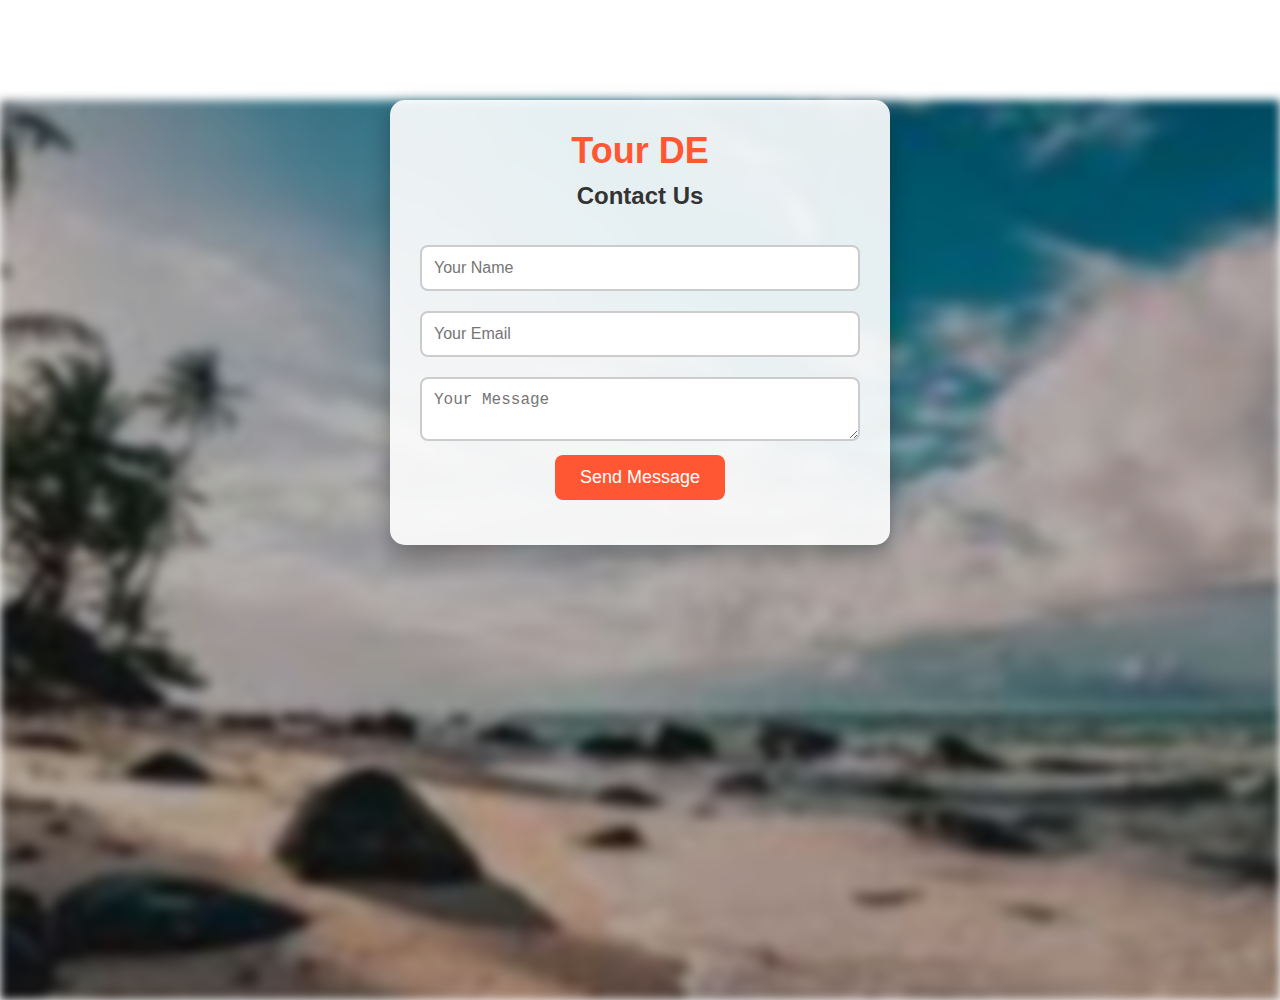
<file: tests/sabbir/index.html>
<!DOCTYPE html>
<html lang="en">
<head>
  <meta charset="UTF-8" />
  <meta name="viewport" content="width=device-width, initial-scale=1.0" />
  <title>Contact Us | Tour DE</title>
  <link rel="stylesheet" href="style.css" />
</head>
<body>
  <div class="background"></div>

  <div class="container">
    <h1 class="title">Tour DE</h1>
    <h2 class="subtitle">Contact Us</h2>
    <form id="contactForm">
      <input type="text" id="name" placeholder="Your Name" required />
      <input type="email" id="email" placeholder="Your Email" required />
      <textarea id="message" placeholder="Your Message" required></textarea>
      <button type="submit">Send Message</button>
      <p id="responseMsg"></p>
    </form>
  </div>

  <script src="script.js"></script>
</body>
</html>
</file>
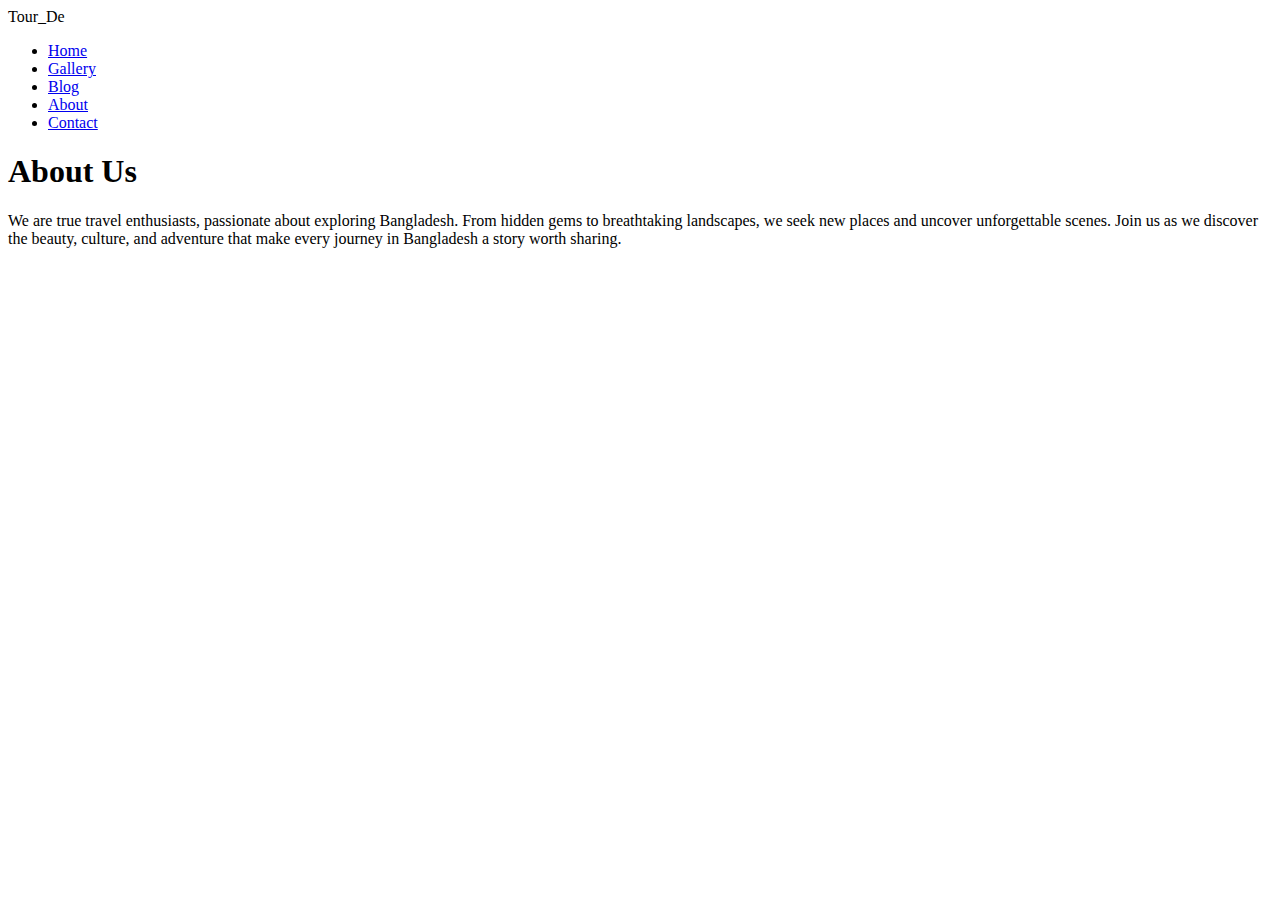
<file: resources/views/about.html>
<!DOCTYPE html>
<html lang="en">
<head>
  <meta charset="UTF-8" />
  <meta name="viewport" content="width=device-width, initial-scale=1.0" />
  <title>About - Tour_De</title>
  <link rel="stylesheet" href="style.css" />
</head>
<body>
  <header>
    <div class="logo">Tour_<span>De</span></div>
    <nav>
      <ul>
        <li><a href="login.html">Home</a></li>
        <li><a href="#">Gallery</a></li>
        <li><a href="#">Blog</a></li>
        <li><a href="about.html" class="active">About</a></li>
        <li><a href="contact.html">Contact</a></li>
      </ul>
    </nav>
  </header>

  <section class="about-section">
    <div class="about-container">
      <h1>About Us</h1>
      <p>
        We are true travel enthusiasts, passionate about exploring Bangladesh. From hidden gems to breathtaking landscapes, we seek new places and uncover unforgettable scenes. Join us as we discover the beauty, culture, and adventure that make every journey in Bangladesh a story worth sharing.
      </p>
    </div>
  </section>
</body>
</html>
</file>
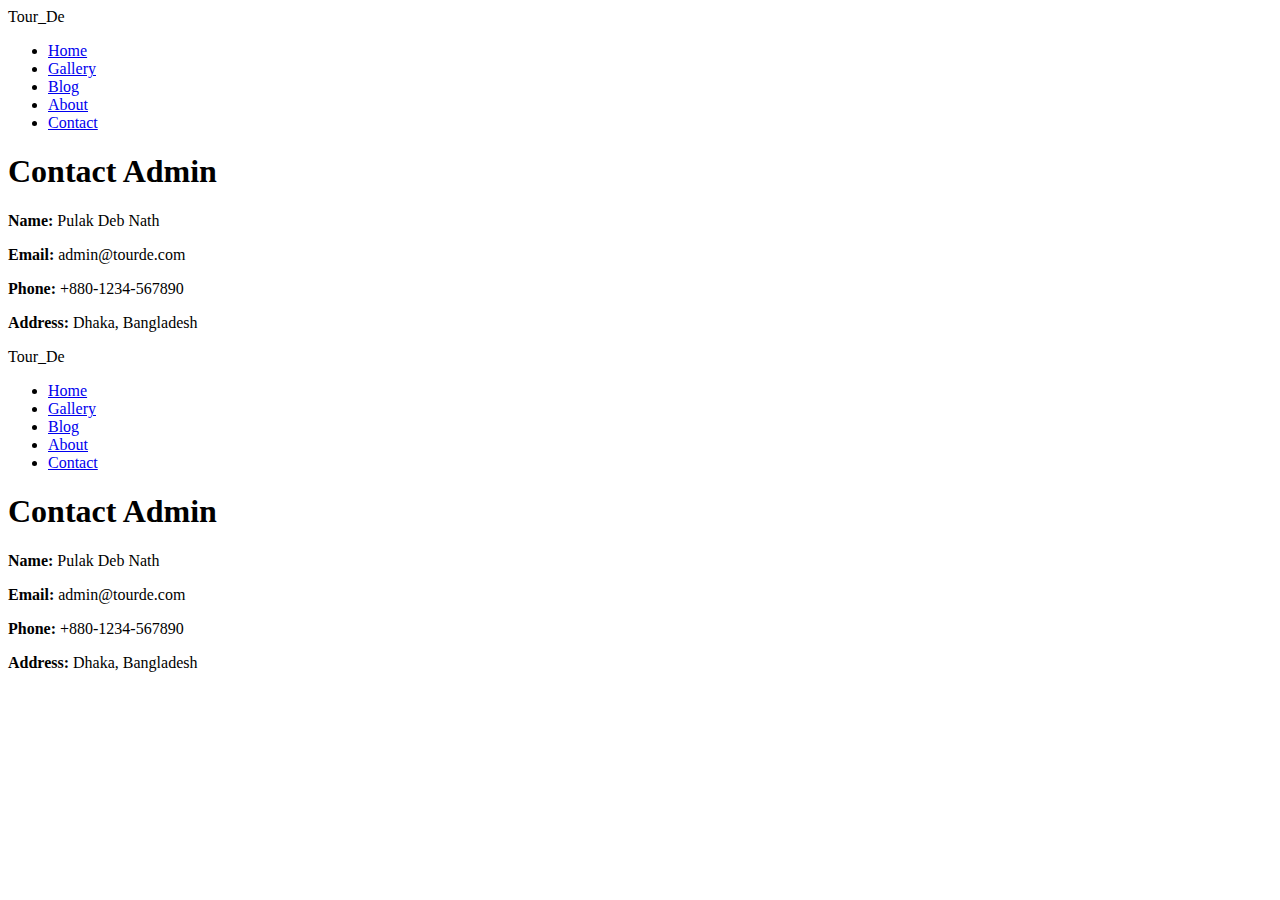
<file: resources/views/contact.html>
<!DOCTYPE html>
<html lang="en">
<head>
  <meta charset="UTF-8" />
  <meta name="viewport" content="width=device-width, initial-scale=1.0" />
  <title>Contact - Tour_De</title>
  <link rel="stylesheet" href="style.css" />
</head>
<body>
  <header>
    <div class="logo">Tour_<span>De</span></div>
    <nav>
      <ul>
        <li><a href="login.html">Home</a></li>
        <li><a href="#">Gallery</a></li>
        <li><a href="#">Blog</a></li>
        <li><a href="about.html">About</a></li>
        <li><a href="contact.html" class="active">Contact</a></li>
      </ul>
    </nav>
  </header>

  <section class="contact-section">
    <div class="contact-container">
      <h1>Contact Admin</h1>
      <p><strong>Name:</strong> Pulak Deb Nath</p>
      <p><strong>Email:</strong> admin@tourde.com</p>
      <p><strong>Phone:</strong> +880-1234-567890</p>
      <p><strong>Address:</strong> Dhaka, Bangladesh</p>
    </div>
  </section>
</body>
</html>
<!DOCTYPE html>
<html lang="en">
<head>
  <meta charset="UTF-8" />
  <meta name="viewport" content="width=device-width, initial-scale=1.0" />
  <title>Contact - Tour_De</title>
  <link rel="stylesheet" href="style.css" />
</head>
<body>
  <header>
    <div class="logo">Tour_<span>De</span></div>
    <nav>
      <ul>
        <li><a href="login.html">Home</a></li>
        <li><a href="#">Gallery</a></li>
        <li><a href="#">Blog</a></li>
        <li><a href="about.html">About</a></li>
        <li><a href="contact.html" class="active">Contact</a></li>
      </ul>
    </nav>
  </header>

  <section class="contact-section">
    <div class="contact-container">
      <h1>Contact Admin</h1>
      <p><strong>Name:</strong> Pulak Deb Nath</p>
      <p><strong>Email:</strong> admin@tourde.com</p>
      <p><strong>Phone:</strong> +880-1234-567890</p>
      <p><strong>Address:</strong> Dhaka, Bangladesh</p>
    </div>
  </section>
</body>
</html>
</file>
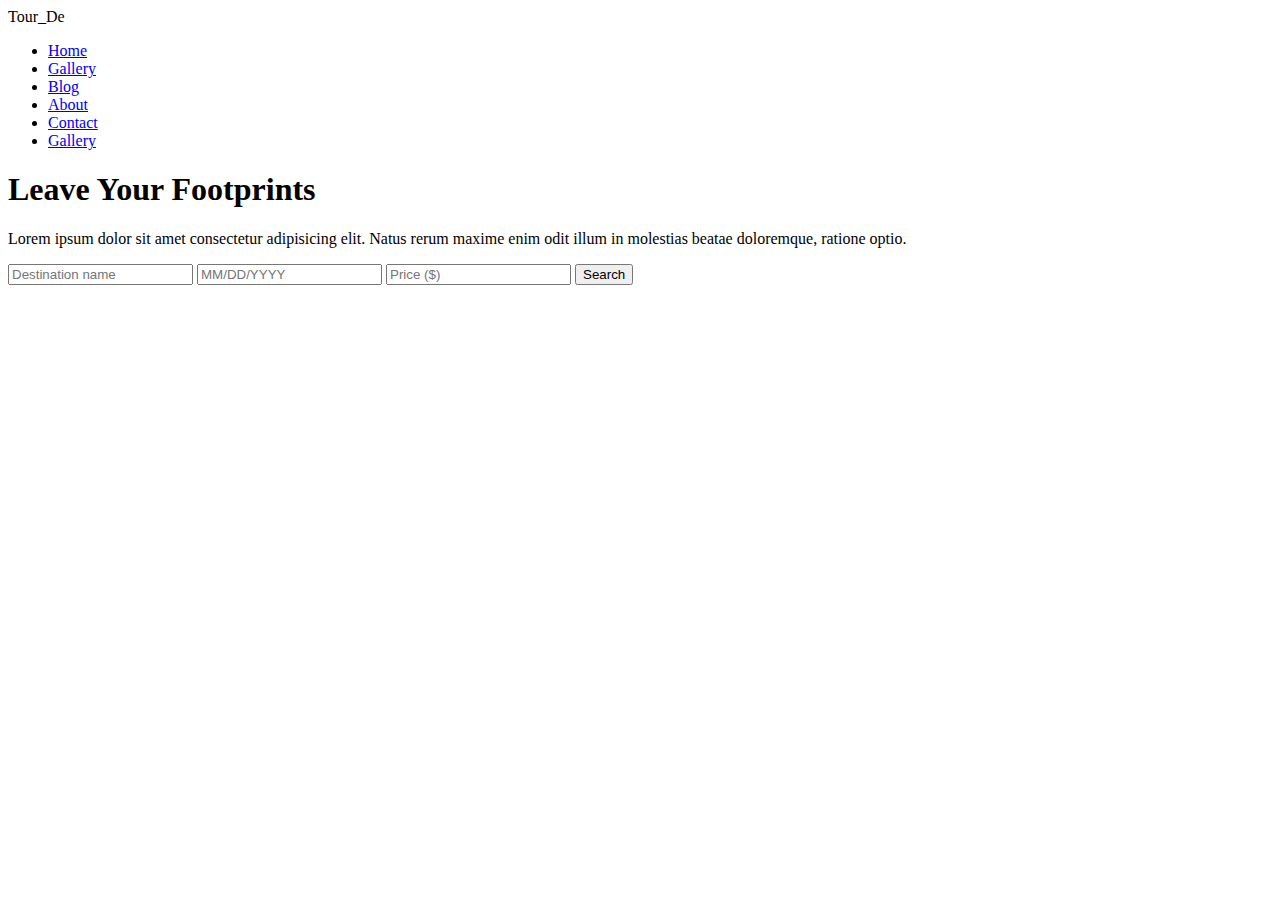
<file: resources/views/login.html>
<!DOCTYPE html>
<html lang="en">
<head>
  <meta charset="UTF-8" />
  <meta name="viewport" content="width=device-width, initial-scale=1.0" />
  <title>Tour_De</title>
  <link rel="stylesheet" href="style.css" />
</head>
<body>
  <header>
    <div class="logo">Tour_<span>De</span></div>
    <nav>
      <ul>
        <li><a href="login.html" class="active">Home</a></li>
        <li><a href="#">Gallery</a></li>
        <li><a href="#">Blog</a></li>
        <li><a href="about.html">About</a></li>
        <li><a href="contact.html">Contact</a></li>
        <li><a href="gallery.html">Gallery</a></li>
      </ul>
    </nav>
  </header>

  <section class="hero">
    <div class="hero-content">
      <h1>Leave Your Footprints</h1>
      <p>Lorem ipsum dolor sit amet consectetur adipisicing elit. Natus rerum maxime enim odit illum in molestias beatae doloremque, ratione optio.</p>

      <div class="search-box">
        <input type="text" placeholder="Destination name" />
        <input type="text" placeholder="MM/DD/YYYY" />
        <input type="text" placeholder="Price ($)" />
        <button>Search</button>
      </div>
    </div>
  </section>
</body>
</html>
</file>
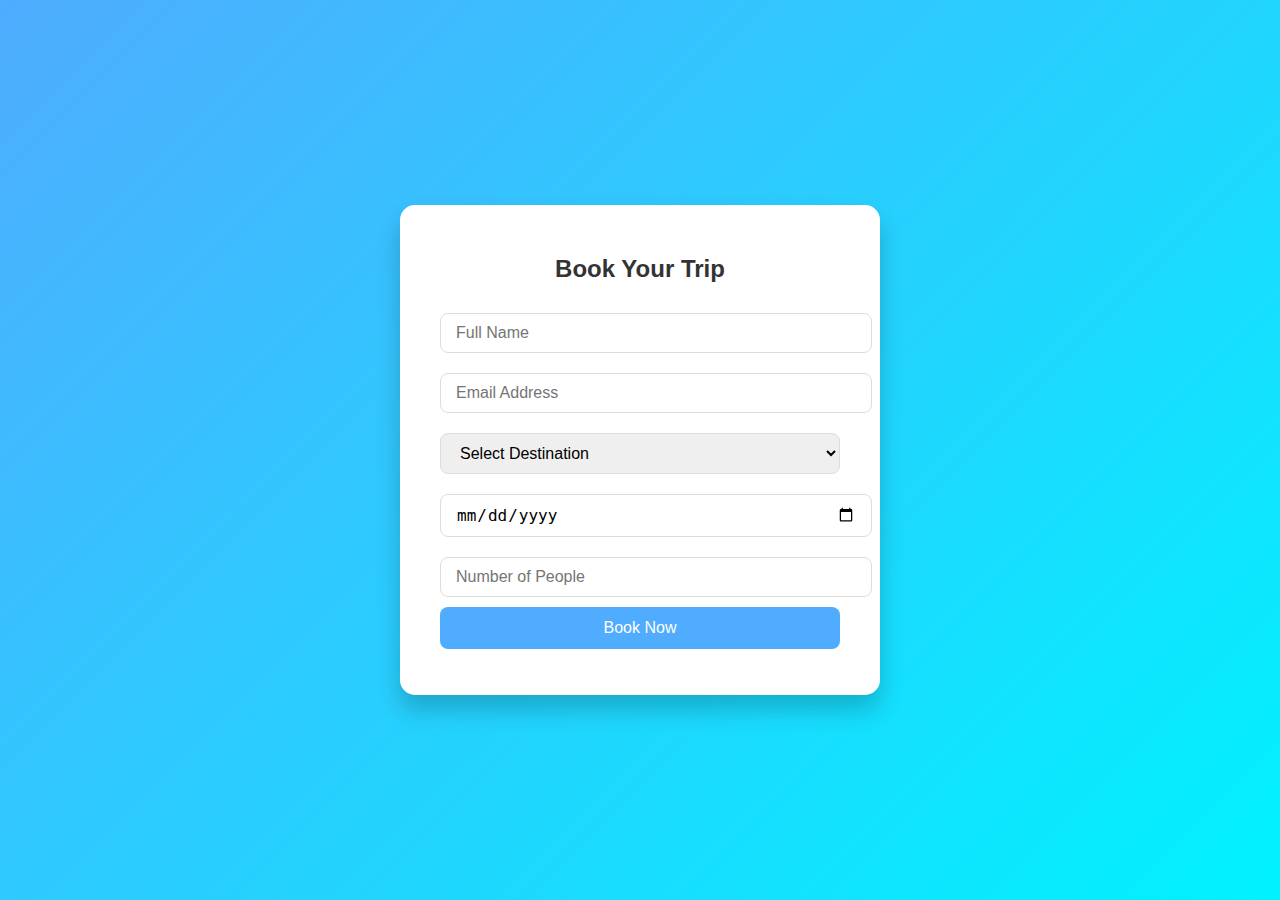
<file: tests/Abir(Booking Form)/booking.html>
<!DOCTYPE html>
<html lang="en">
<head>
  <meta charset="UTF-8" />
  <meta name="viewport" content="width=device-width, initial-scale=1.0" />
  <title>Travel Booking Form</title>
  <link rel="stylesheet" href="style.css" />
</head>
<body>
  <div class="form-container">
    <h2>Book Your Trip</h2>
    <form id="bookingForm">
      <input type="text" id="name" placeholder="Full Name" required />
      <input type="email" id="email" placeholder="Email Address" required />
      <select id="destination" required>
        <option value="">Select Destination</option>
        <option value="Bali">Bali</option>
        <option value="Cox's Bazar">Cox's Bazar</option>
        <option value="Sajek">Sajek</option>
        <option value="Sylhet">Sylhet</option>
      </select>
      <input type="date" id="date" required />
      <input type="number" id="people" placeholder="Number of People" min="1" required />
      <button type="submit">Book Now</button>
    </form>
    <p id="success-msg"></p>
  </div>

  <script src="script.js"></script>
</body>
</html>
</file>
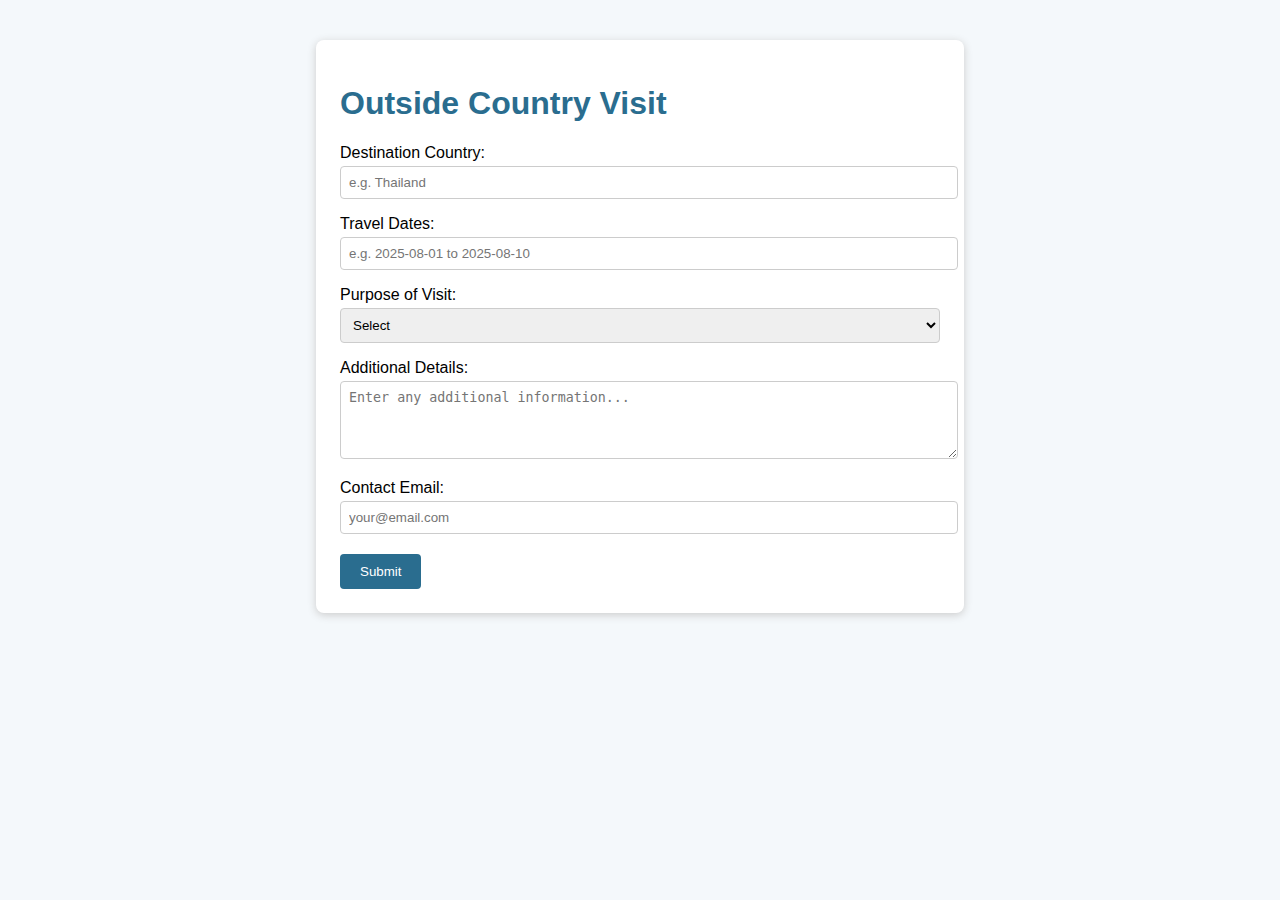
<file: tests/Pulak/abroad.html>
<!DOCTYPE html>
<html lang="en">
<head>
    <meta charset="UTF-8">
    <title>Outside Country Visit</title>
    <style>
        body { font-family: Arial, sans-serif; background: #f4f8fb; margin: 0; padding: 0; }
        .container { max-width: 600px; margin: 40px auto; background: #fff; padding: 24px; border-radius: 8px; box-shadow: 0 2px 8px #ccc; }
        h1 { color: #2a6d8f; }
        label { display: block; margin-top: 16px; }
        input, textarea, select { width: 100%; padding: 8px; margin-top: 4px; border-radius: 4px; border: 1px solid #ccc; }
        button { margin-top: 20px; padding: 10px 20px; background: #2a6d8f; color: #fff; border: none; border-radius: 4px; cursor: pointer; }
        button:hover { background: #1e4e66; }
    </style>
</head>
<body>
    <div class="container">
        <h1>Outside Country Visit</h1>
        <form>
            <label for="destination">Destination Country:</label>
            <input type="text" id="destination" name="destination" placeholder="e.g. Thailand" required>

            <label for="dates">Travel Dates:</label>
            <input type="text" id="dates" name="dates" placeholder="e.g. 2025-08-01 to 2025-08-10" required>

            <label for="purpose">Purpose of Visit:</label>
            <select id="purpose" name="purpose" required>
                <option value="">Select</option>
                <option value="tourism">Tourism</option>
                <option value="business">Business</option>
                <option value="education">Education</option>
                <option value="other">Other</option>
            </select>

            <label for="details">Additional Details:</label>
            <textarea id="details" name="details" rows="4" placeholder="Enter any additional information..."></textarea>

            <label for="contact">Contact Email:</label>
            <input type="email" id="contact" name="contact" placeholder="your@email.com" required>

            <button type="submit">Submit</button>
        </form>
    </div>
</file>
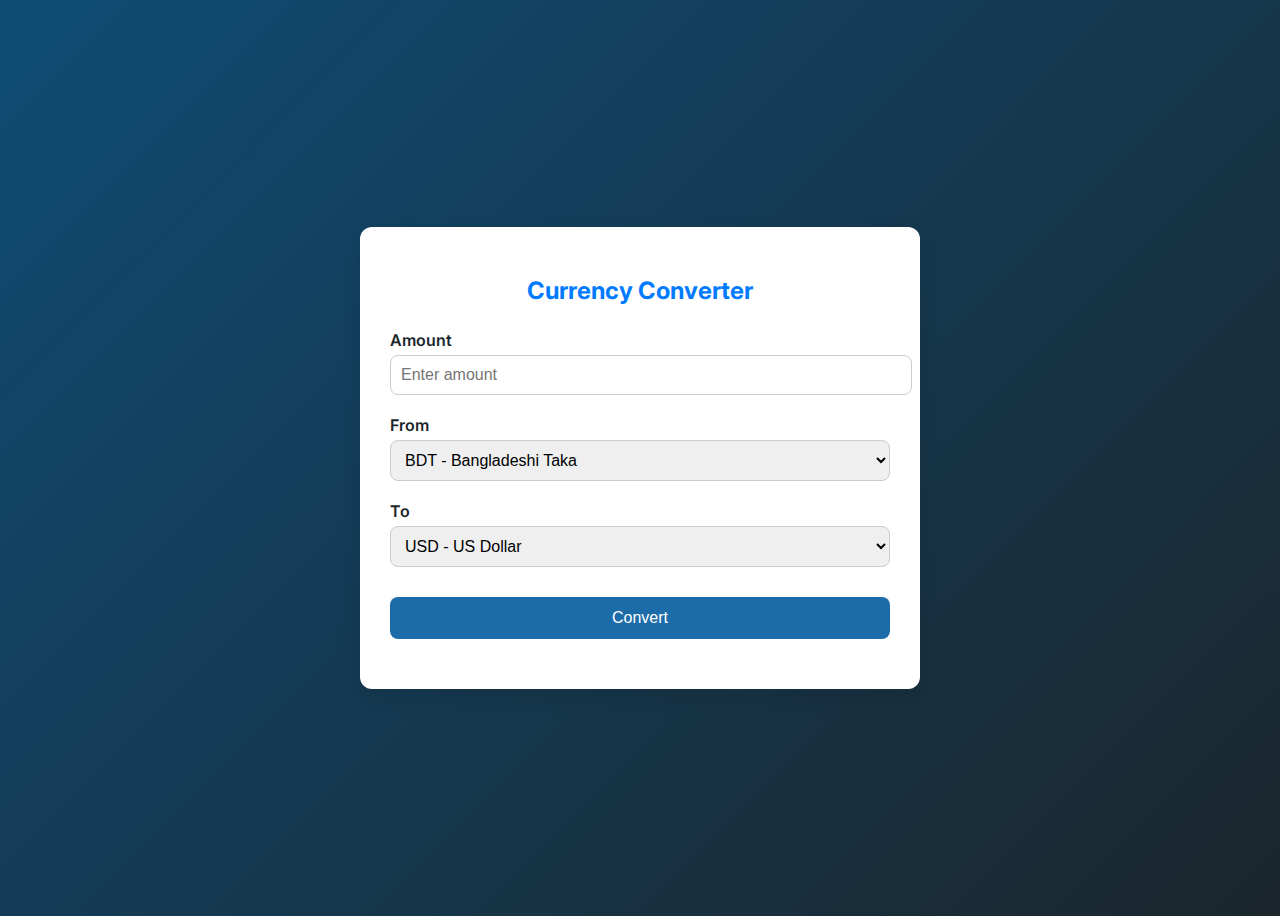
<file: tests/Sabbir/Currency Convert.html>
<!DOCTYPE html>
<html lang="en">
<head>
  <meta charset="UTF-8" />
  <meta name="viewport" content="width=device-width, initial-scale=1.0"/>
  <title>Currency Converter | Let's Explore Bangladesh</title>
  <link href="https://fonts.googleapis.com/css2?family=Inter:wght@400;600&display=swap" rel="stylesheet">
  <style>
    body {
      font-family: 'Inter', sans-serif;
      background: linear-gradient(135deg, #0f4c75, #1b262c);
      color: #fff;
      display: flex;
      justify-content: center;
      align-items: center;
      height: 100vh;
    }

    .converter-box {
      background: white;
      color: #1b262c;
      padding: 30px;
      border-radius: 12px;
      max-width: 500px;
      width: 90%;
      box-shadow: 0 8px 20px rgba(0,0,0,0.1);
    }

    .converter-box h2 {
      text-align: center;
      margin-bottom: 25px;
      color: #007bff;
    }

    .form-group {
      margin-bottom: 20px;
    }

    label {
      font-weight: 600;
      display: block;
      margin-bottom: 5px;
    }

    select, input {
      width: 100%;
      padding: 10px;
      border-radius: 8px;
      border: 1px solid #ccc;
      font-size: 16px;
    }

    button {
      width: 100%;
      padding: 12px;
      background: #1b6ca8;
      color: white;
      border: none;
      border-radius: 8px;
      font-size: 16px;
      cursor: pointer;
      transition: background 0.3s;
      margin-top: 10px;
    }

    button:hover {
      background: #155a90;
    }

    .result {
      margin-top: 20px;
      font-size: 18px;
      font-weight: 600;
      text-align: center;
      color: #0f4c75;
    }
  </style>
</head>
<body>

<div class="converter-box">
  <h2>Currency Converter</h2>

  <div class="form-group">
    <label for="amount">Amount</label>
    <input type="number" id="amount" placeholder="Enter amount" />
  </div>

  <div class="form-group">
    <label for="from">From</label>
    <select id="from">
      <option value="USD">USD - US Dollar</option>
      <option value="EUR">EUR - Euro</option>
      <option value="INR">INR - Indian Rupee</option>
      <option value="BDT" selected>BDT - Bangladeshi Taka</option>
    </select>
  </div>

  <div class="form-group">
    <label for="to">To</label>
    <select id="to">
      <option value="USD" selected>USD - US Dollar</option>
      <option value="EUR">EUR - Euro</option>
      <option value="INR">INR - Indian Rupee</option>
      <option value="BDT">BDT - Bangladeshi Taka</option>
    </select>
  </div>

  <button onclick="convertCurrency()">Convert</button>

  <div class="result" id="result">
  </div>
</div>

<script>
  const rates = {
    USD: { BDT: 117.5, EUR: 0.91, INR: 83.2, USD: 1 },
    EUR: { USD: 1.1, BDT: 129.5, INR: 91.4, EUR: 1 },
    INR: { USD: 0.012, EUR: 0.011, BDT: 1.45, INR: 1 },
    BDT: { USD: 0.0085, EUR: 0.0077, INR: 0.69, BDT: 1 }
  };

  function convertCurrency() {
    const amount = parseFloat(document.getElementById('amount').value);
    const from = document.getElementById('from').value;
    const to = document.getElementById('to').value;

    if (isNaN(amount) || amount <= 0) {
      document.getElementById('result').innerText = "Please enter a valid amount.";
      return;
    }

    const converted = amount * rates[from][to];
    document.getElementById('result').innerText = `${amount} ${from} = ${converted.toFixed(2)} ${to}`;
  }
</script>

</body>
</html>
</file>
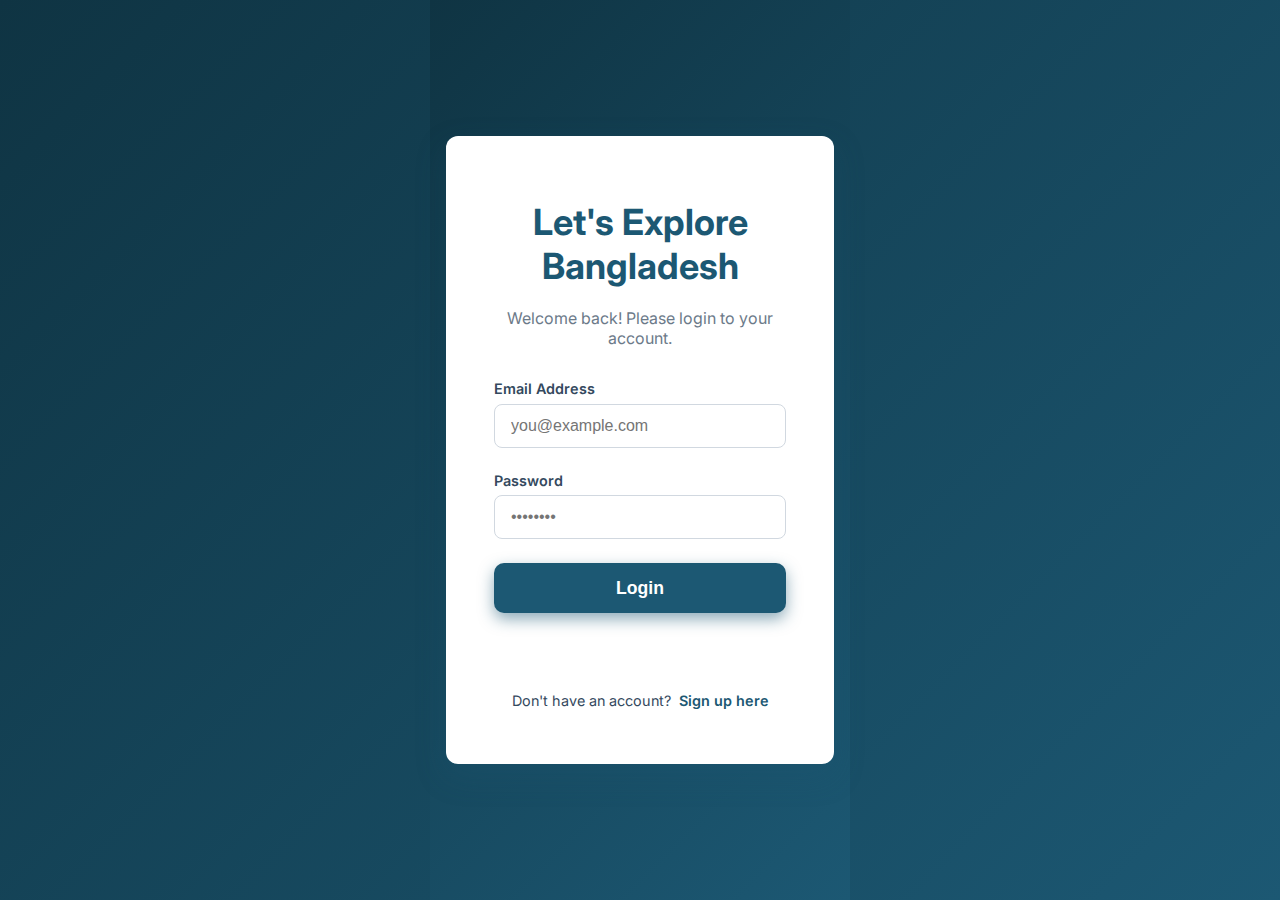
<file: tests/Sabbir/login.html>
<!DOCTYPE html>
<html lang="en">
<head>
  <meta charset="UTF-8" />
  <meta name="viewport" content="width=device-width, initial-scale=1" />
  <title>Login</title>
  <link href="https://fonts.googleapis.com/css2?family=Inter:wght@400;600&display=swap" rel="stylesheet" />
  <link rel="stylesheet" href="login.css" />
</head>
<body>
  <main class="login-wrapper">
    <section class="login-card" aria-labelledby="loginTitle">
      <h1 id="loginTitle" class="login-title">Let's Explore Bangladesh</h1>
      <p class="login-subtitle">Welcome back! Please login to your account.</p>

      <form id="loginForm" novalidate>
        <div class="input-group">
          <label for="email" class="input-label">Email Address</label>
          <input
            type="email"
            id="email"
            name="email"
            placeholder="you@example.com"
            required
            autocomplete="email"
            aria-describedby="emailHelp"
          />
          <small id="emailHelp" class="input-error" aria-live="polite"></small>
        </div>

        <div class="input-group">
          <label for="password" class="input-label">Password</label>
          <input
            type="password"
            id="password"
            name="password"
            placeholder="••••••••"
            required
            autocomplete="current-password"
            aria-describedby="passwordHelp"
          />
          <small id="passwordHelp" class="input-error" aria-live="polite"></small>
        </div>

        <button type="submit" class="btn-primary">Login</button>
        <p id="formError" class="form-error" aria-live="assertive"></p>
      </form>

      <p class="register-text">
        Don't have an account?
        <a href="register.html" class="register-link">Sign up here</a>
      </p>
    </section>
  </main>

  <script src="login.js" defer></script>
</body>
</html>
</file>
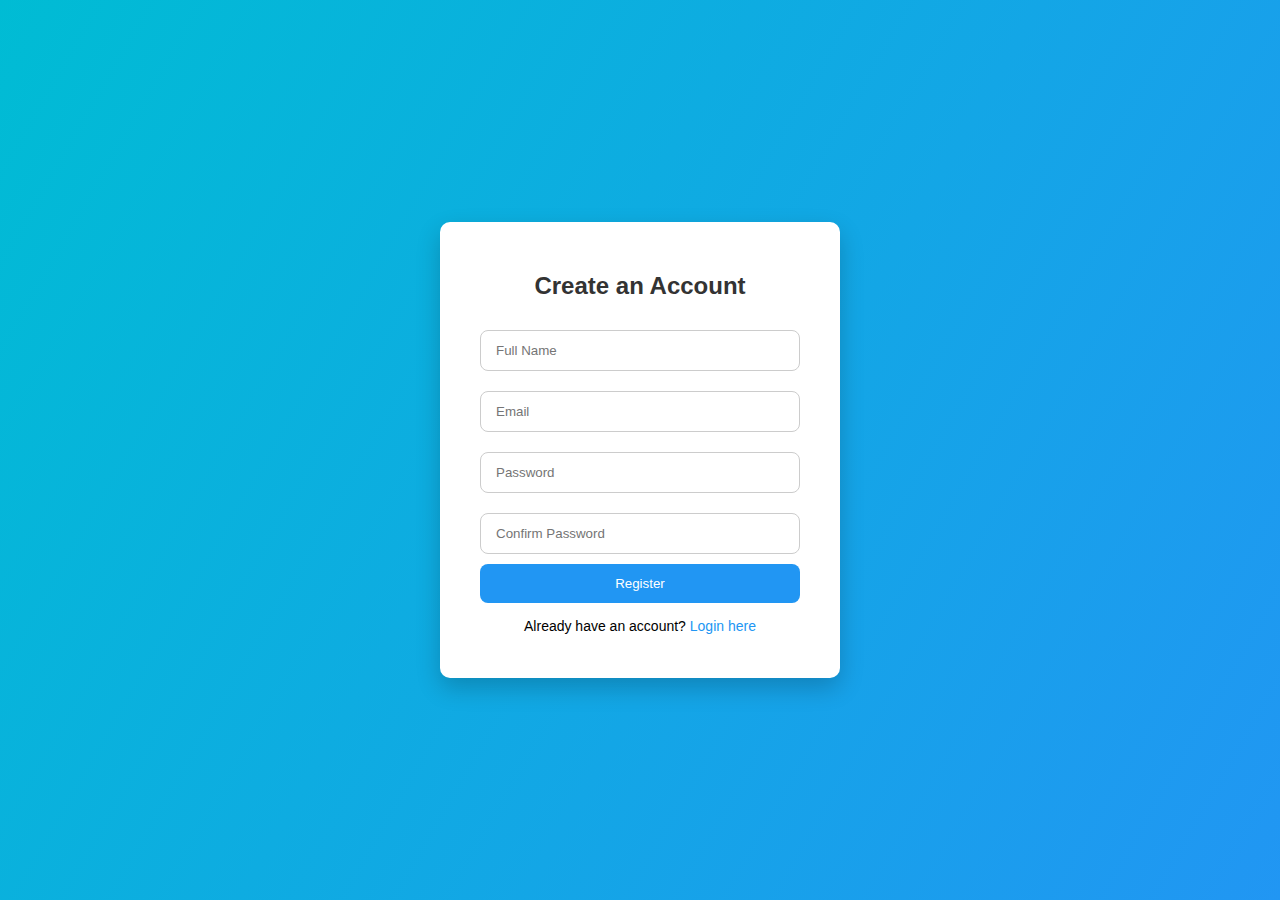
<file: tests/Sabbir/register.html>
<!DOCTYPE html>
<html lang="en">
<head>
  <meta charset="UTF-8" />
  <meta name="viewport" content="width=device-width, initial-scale=1.0"/>
  <title>Register</title>
  <link rel="stylesheet" href="register.css" />
</head>
<body>
  <div class="register-container">
    <h2>Create an Account</h2>
    <form id="registerForm">
      <input type="text" id="name" placeholder="Full Name" required />
      <input type="email" id="email" placeholder="Email" required />
      <input type="password" id="password" placeholder="Password" required />
      <input type="password" id="confirmPassword" placeholder="Confirm Password" required />
      <button type="submit">Register</button>
      <p id="errorMsg"></p>
    </form>
    <p class="login-link">Already have an account? <a href="login.html">Login here</a></p>
  </div>

  <script src="register.js"></script>
</body>
</html>
</file>
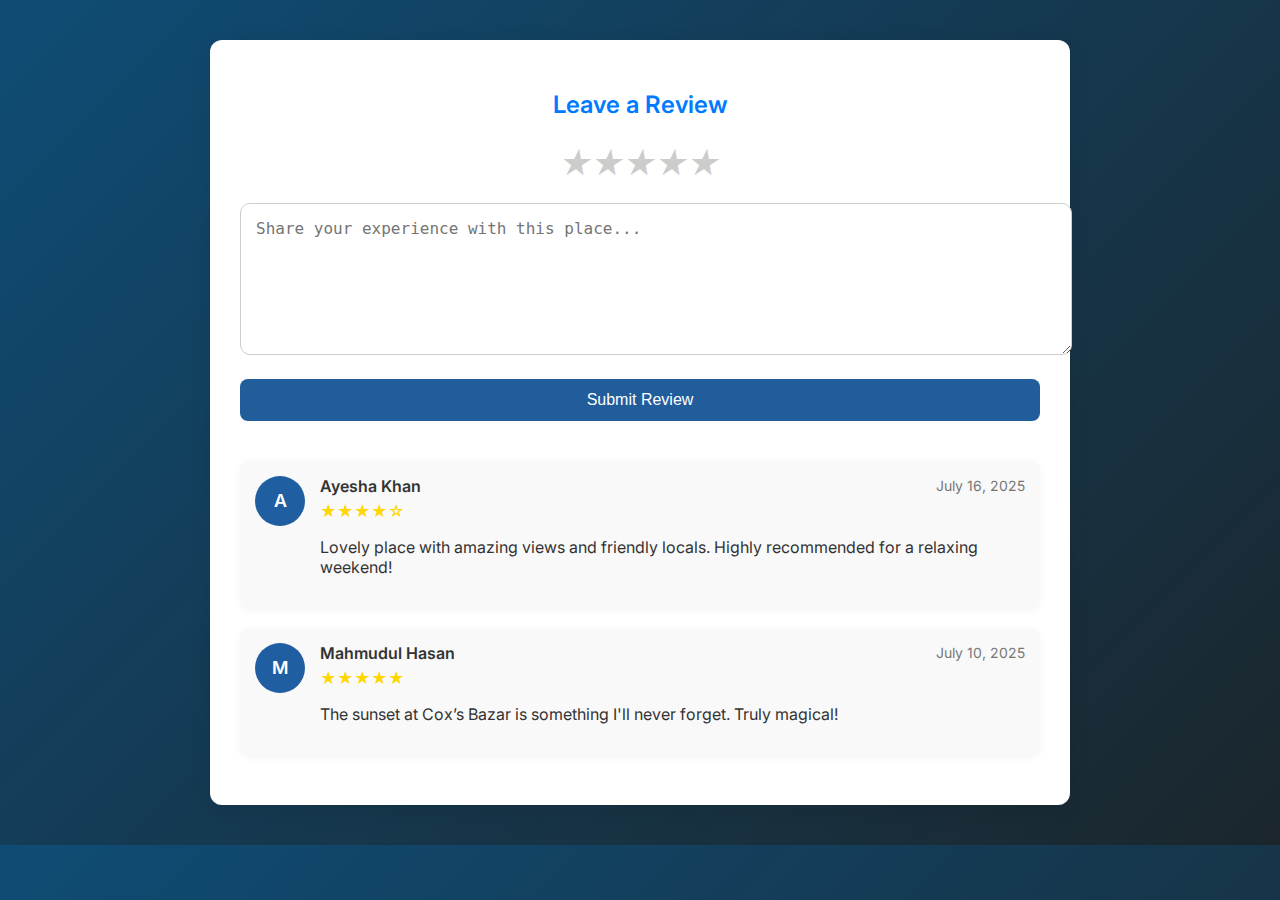
<file: tests/Sabbir/Review page.html>
<!DOCTYPE html>
<html lang="en">
<head>
  <meta charset="UTF-8" />
  <meta name="viewport" content="width=device-width, initial-scale=1.0"/>
  <title>Review & Rating | Let's Explore Bangladesh</title>
  <link href="https://fonts.googleapis.com/css2?family=Inter:wght@400;600&display=swap" rel="stylesheet">
  <style>
    body {
      margin: 0;
      padding: 0;
      font-family: 'Inter', sans-serif;
      background: linear-gradient(135deg, #0f4c75, #1b262c); 
      color: #333;
    }


    .container {
      max-width: 800px;
      margin: 40px auto;
      background: #fff;
      padding: 30px;
      border-radius: 12px;
      box-shadow: 0 4px 20px rgba(0, 0, 0, 0.1);
    }

    .container h2 {
      text-align: center;
      font-weight: 600;
      margin-bottom: 25px;
      color: #007bff;
    }

    .rating-stars {
      display: flex;
      justify-content: center;
      margin-bottom: 20px;
    }

    .rating-stars i {
      font-size: 32px;
      color: #ccc;
      cursor: pointer;
      transition: color 0.3s;
    }

    .rating-stars i.hovered,
    .rating-stars i.selected {
      color: #FFD700;
    }

    textarea {
      width: 100%;
      padding: 15px;
      border: 1px solid #ccc;
      border-radius: 10px;
      font-size: 16px;
      resize: vertical;
      min-height: 120px;
      margin-bottom: 20px;
    }

    button {
      width: 100%;
      padding: 12px;
      border: none;
      background: #215c9b;
      color: white;
      font-size: 16px;
      border-radius: 8px;
      transition: background 0.3s;
      cursor: pointer;
    }

    button:hover {
      background: #0056b3;
    }

    .reviews {
      margin-top: 40px;
    }

    .review {
      display: flex;
      align-items: flex-start;
      gap: 15px;
      background: #f9f9f9;
      padding: 15px;
      border-radius: 10px;
      margin-bottom: 20px;
      box-shadow: 0 2px 8px rgba(0,0,0,0.05);
    }

    .avatar {
      width: 50px;
      height: 50px;
      background: #1f5ea1;
      color: white;
      border-radius: 50%;
      display: flex;
      align-items: center;
      justify-content: center;
      font-weight: 600;
      font-size: 18px;
    }

    .review-content {
      flex: 1;
    }

    .review-header {
      display: flex;
      justify-content: space-between;
      align-items: center;
      margin-bottom: 5px;
    }

    .review-name {
      font-weight: 600;
    }

    .review-date {
      font-size: 14px;
      color: #777;
    }

    .review-rating {
      color: #FFD700;
      margin: 5px 0;
    }
  </style>
</head>
<body>

<div class="container">
  <h2>Leave a Review</h2>

  <div class="rating-stars" id="starRating">
    <i class="star" data-value="1">&#9733;</i>
    <i class="star" data-value="2">&#9733;</i>
    <i class="star" data-value="3">&#9733;</i>
    <i class="star" data-value="4">&#9733;</i>
    <i class="star" data-value="5">&#9733;</i>
  </div>

  <form>
    <input type="hidden" name="rating" id="ratingValue" value="0" />
    <textarea placeholder="Share your experience with this place..."></textarea>
    <button type="submit">Submit Review</button>
  </form>

  <div class="reviews">
    <div class="review">
      <div class="avatar">A</div>
      <div class="review-content">
        <div class="review-header">
          <span class="review-name">Ayesha Khan</span>
          <span class="review-date">July 16, 2025</span>
        </div>
        <div class="review-rating">&#9733;&#9733;&#9733;&#9733;&#9734;</div>
        <p>Lovely place with amazing views and friendly locals. Highly recommended for a relaxing weekend!</p>
      </div>
    </div>

    <div class="review">
      <div class="avatar">M</div>
      <div class="review-content">
        <div class="review-header">
          <span class="review-name">Mahmudul Hasan</span>
          <span class="review-date">July 10, 2025</span>
        </div>
        <div class="review-rating">&#9733;&#9733;&#9733;&#9733;&#9733;</div>
        <p>The sunset at Cox’s Bazar is something I'll never forget. Truly magical!</p>
      </div>
    </div>
  </div>
</div>

<script>
  const stars = document.querySelectorAll('.star');
  const ratingInput = document.getElementById('ratingValue');

  stars.forEach((star, index) => {
    star.addEventListener('mouseover', () => {
      stars.forEach((s, i) => {
        s.classList.toggle('hovered', i <= index);
      });
    });

    star.addEventListener('mouseout', () => {
      stars.forEach(s => s.classList.remove('hovered'));
    });

    star.addEventListener('click', () => {
      const rating = star.getAttribute('data-value');
      ratingInput.value = rating;
      stars.forEach((s, i) => {
        s.classList.toggle('selected', i < rating);
      });
    });
  });
</script>

</body>
</html>
</file>
<file: tests/sabbir/style.css>
* {
  margin: 0;
  padding: 0;
  box-sizing: border-box;
}

body, html {
  height: 100%;
  font-family: 'Segoe UI', Tahoma, Geneva, Verdana, sans-serif;
}

.background {
  background-image: url('[data-uri]'); /* Beach scenic background */
  background-size: cover;
  background-position: center;
  filter: blur(5px) brightness(0.7);
  position: absolute;
  width: 100%;
  height: 100%;
  z-index: -1;
}

.container {
  width: 90%;
  max-width: 500px;
  margin: 100px auto;
  background-color: rgba(255, 255, 255, 0.9);
  padding: 30px;
  border-radius: 15px;
  box-shadow: 0 10px 25px rgba(0, 0, 0, 0.3);
  text-align: center;
}

.title {
  font-size: 36px;
  color: #ff5733;
  margin-bottom: 10px;
}

.subtitle {
  font-size: 24px;
  color: #333;
  margin-bottom: 25px;
}

form input,
form textarea {
  width: 100%;
  padding: 12px;
  margin: 10px 0;
  border: 2px solid #ccc;
  border-radius: 8px;
  font-size: 16px;
}

form button {
  background-color: #ff5733;
  color: white;
  padding: 12px 25px;
  border: none;
  border-radius: 8px;
  font-size: 18px;
  cursor: pointer;
  transition: background 0.3s ease;
}

form button:hover {
  background-color: #e04e2c;
}

#responseMsg {
  margin-top: 15px;
  font-size: 16px;
  color: green;
}
</file>
<file: resources/views/style.css>
<style>
        body {
            font-family: Arial, sans-serif;
            background-color: #f0f4f8;
            padding: 40px;
            text-align: center;
        }

        .container {
            display: flex;
            justify-content: center;
            align-items: center;
        }

        .project-card {
            background-color: white;
            border: 1px solid #ccc;
            width: 320px;
            padding: 20px;
            border-radius: 10px;
            transition: background-color 0.3s ease;
            cursor: pointer;
            box-shadow: 0 2px 6px rgba(0, 0, 0, 0.1);
        }

        .project-card img {
            width: 100%;
            border-radius: 6px;
            margin-bottom: 15px;
        }

        .project-card:hover {
            background-color: #e0e0e0; /* light gray on hover */
        }

        .project-card.clicked {
            background-color: #d1ffd1; /* light green after click */
        }
    </style>
</file>
<file: tests/Abir(Booking Form)/style.css>
body {
  margin: 0;
  padding: 0;
  font-family: 'Segoe UI', sans-serif;
  background: linear-gradient(135deg, #4facfe, #00f2fe);
  height: 100vh;
  display: flex;
  justify-content: center;
  align-items: center;
}

.form-container {
  background: white;
  padding: 30px 40px;
  border-radius: 15px;
  box-shadow: 0 15px 25px rgba(0,0,0,0.2);
  max-width: 400px;
  width: 100%;
}

h2 {
  text-align: center;
  margin-bottom: 20px;
  color: #333;
}

form input,
form select {
  width: 100%;
  padding: 10px 15px;
  margin: 10px 0;
  border: 1px solid #ddd;
  border-radius: 8px;
  font-size: 16px;
}

button {
  width: 100%;
  padding: 12px;
  background: #4facfe;
  color: white;
  border: none;
  border-radius: 8px;
  font-size: 16px;
  cursor: pointer;
  transition: background 0.3s ease;
}

button:hover {
  background: #00c6ff;
}

#success-msg {
  text-align: center;
  margin-top: 15px;
  color: green;
  font-weight: bold;
}
</file>
<file: tests/Sabbir/register.css>
* {
  box-sizing: border-box;
  font-family: 'Segoe UI', sans-serif;
}

body {
  margin: 0;
  background: linear-gradient(120deg, #00bcd4, #2196f3);
  display: flex;
  justify-content: center;
  align-items: center;
  height: 100vh;
}

.register-container {
  background: #fff;
  padding: 30px 40px;
  border-radius: 10px;
  box-shadow: 0 10px 25px rgba(0, 0, 0, 0.2);
  width: 100%;
  max-width: 400px;
  text-align: center;
}

.register-container h2 {
  margin-bottom: 20px;
  color: #333;
}

form input {
  width: 100%;
  padding: 12px 15px;
  margin: 10px 0;
  border: 1px solid #ccc;
  border-radius: 8px;
}

form button {
  width: 100%;
  padding: 12px;
  background-color: #2196f3;
  color: #fff;
  border: none;
  border-radius: 8px;
  cursor: pointer;
  transition: background 0.3s;
}

form button:hover {
  background-color: #1976d2;
}

#errorMsg {
  color: red;
  margin-top: 10px;
  font-size: 14px;
}

.login-link {
  margin-top: 15px;
  font-size: 14px;
}

.login-link a {
  color: #2196f3;
  text-decoration: none;
}

.login-link a:hover {
  text-decoration: underline;
}
</file>
<file: tests/Sabbir/login.css>
/* Reset & base */
*,
*::before,
*::after {
  box-sizing: border-box;
}

body, html {
  margin: 0;
  height: 100%;
  font-family: 'Inter', -apple-system, BlinkMacSystemFont, 'Segoe UI', Roboto, Oxygen,
    Ubuntu, Cantarell, 'Open Sans', 'Helvetica Neue', sans-serif;
  background: linear-gradient(135deg, #0f3443, #1c5873);
  color: #2c3e50;
  display: flex;
  align-items: center;
  justify-content: center;
}

.login-wrapper {
  width: 100%;
  max-width: 420px;
  padding: 1rem;
}

.login-card {
  background: #ffffff;
  border-radius: 12px;
  box-shadow: 0 12px 30px rgba(28, 88, 115, 0.25);
  padding: 2.5rem 3rem;
  display: flex;
  flex-direction: column;
  align-items: center;
}

.login-title {
  font-weight: 700;
  font-size: 2.25rem;
  color: #1c5873;
  margin-bottom: 0.25rem;
  text-align: center;
}

.login-subtitle {
  font-weight: 400;
  font-size: 1rem;
  color: #6c7a89;
  margin-bottom: 2rem;
  text-align: center;
}

form {
  width: 100%;
}

.input-group {
  margin-bottom: 1.5rem;
  position: relative;
}

.input-label {
  display: block;
  margin-bottom: 0.4rem;
  font-weight: 600;
  font-size: 0.9rem;
  color: #34495e;
}

input[type="email"],
input[type="password"] {
  width: 100%;
  padding: 0.75rem 1rem;
  border-radius: 8px;
  border: 1.5px solid #d1d8e0;
  font-size: 1rem;
  transition: border-color 0.3s ease, box-shadow 0.3s ease;
}

input[type="email"]:focus,
input[type="password"]:focus {
  outline: none;
  border-color: #1c5873;
  box-shadow: 0 0 8px rgba(28, 88, 115, 0.4);
}

.input-error {
  color: #e74c3c;
  font-size: 0.8rem;
  height: 1.2rem;
  margin-top: 0.25rem;
  visibility: hidden;
}

input.invalid + .input-error {
  visibility: visible;
}

.btn-primary {
  width: 100%;
  padding: 0.9rem 0;
  background-color: #1c5873;
  color: #fff;
  font-size: 1.1rem;
  font-weight: 700;
  border: none;
  border-radius: 10px;
  cursor: pointer;
  box-shadow: 0 6px 15px rgba(28, 88, 115, 0.5);
  transition: background-color 0.3s ease, box-shadow 0.3s ease;
}

.btn-primary:hover,
.btn-primary:focus {
  background-color: #16475a;
  box-shadow: 0 8px 20px rgba(22, 71, 90, 0.7);
  outline: none;
}

.form-error {
  margin-top: 1rem;
  font-weight: 600;
  color: #e74c3c;
  text-align: center;
  min-height: 1.2rem;
  visibility: hidden;
}

.form-error.visible {
  visibility: visible;
}

.register-text {
  margin-top: 1.75rem;
  font-size: 0.9rem;
  color: #34495e;
  text-align: center;
}

.register-link {
  color: #1c5873;
  text-decoration: none;
  font-weight: 600;
  margin-left: 0.25rem;
}

.register-link:hover,
.register-link:focus {
  text-decoration: underline;
}
</file>
